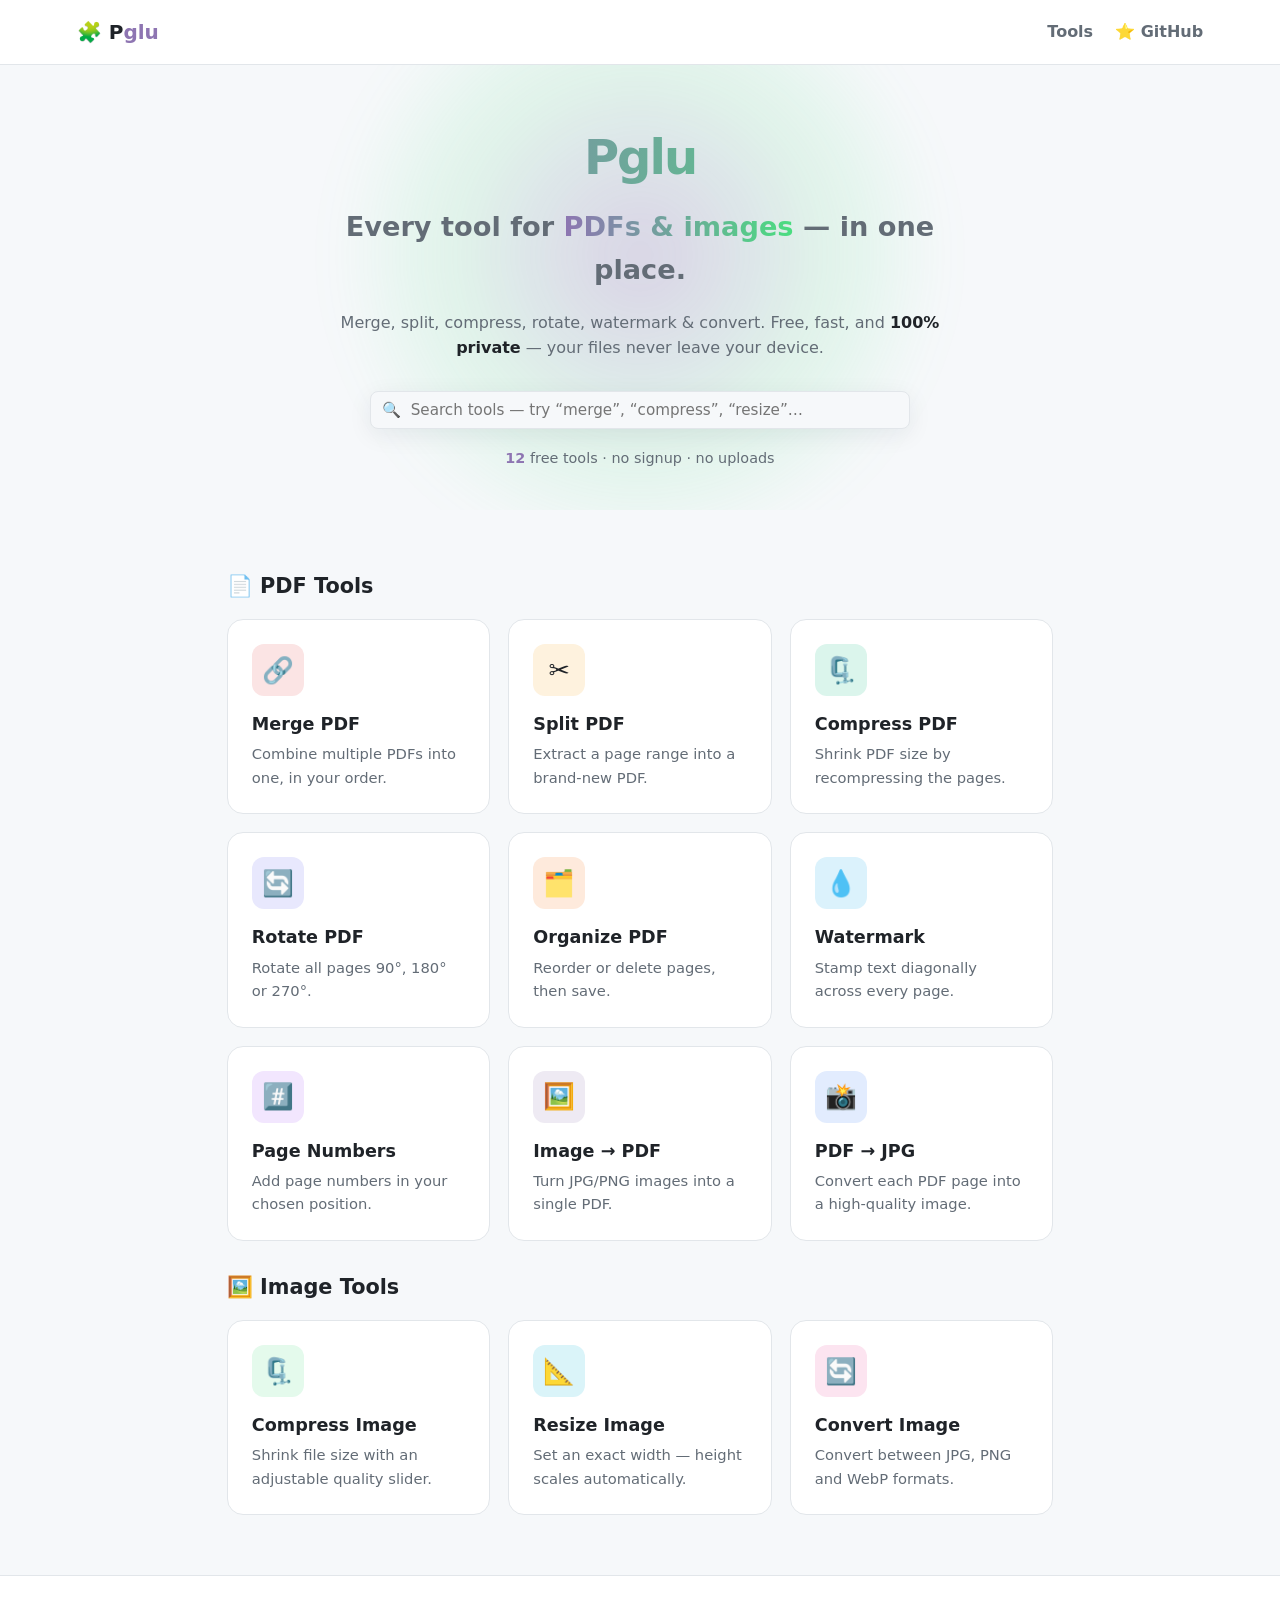
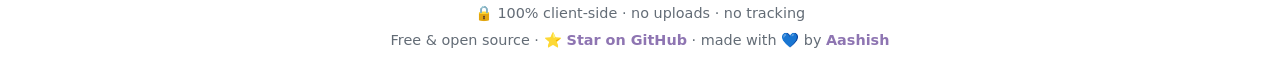
<file: index.html>
<!DOCTYPE html>
<html lang="en">
<head>
  <meta charset="UTF-8" />
  <meta name="viewport" content="width=device-width, initial-scale=1.0" />
  <title>Pglu — Free PDF & Image Tools, 100% in your browser</title>
  <meta name="description" content="Pglu — merge, split, compress & convert PDFs and images. Free, fast, and 100% private. Your files never leave your device." />
  <link rel="stylesheet" href="assets/style.css?v=2" />
</head>
<body>
  <header class="site-header" id="siteHeader">
    <a href="index.html" class="brand">🧩 P<span>glu</span></a>
    <nav class="site-nav">
      <a href="#tools">Tools</a>
      <a href="https://github.com/aashishbharti04/file-toolkit" target="_blank" rel="noopener">⭐ GitHub</a>
    </nav>
  </header>

  <section class="hero">
    <div class="hero-glow"></div>
    <h1 class="wordmark">Pglu</h1>
    <p class="tagline">Every tool for <span class="grad">PDFs &amp; images</span> — in one place.</p>
    <p class="sub">Merge, split, compress, rotate, watermark &amp; convert. Free, fast, and
      <strong>100% private</strong> — your files never leave your device.</p>

    <div class="search-wrap">
      <input id="search" class="search" type="text" placeholder="🔍  Search tools — try “merge”, “compress”, “resize”…" autocomplete="off" />
    </div>
    <p class="count"><span id="count">12</span> free tools · no signup · no uploads</p>
  </section>

  <main id="tools" class="tool-grid-wrap">
    <h2 class="grid-title">📄 PDF Tools</h2>
    <div class="tool-grid">
      <a class="tool-card reveal" href="tools/merge-pdf.html" data-kw="merge combine join">
        <div class="ic" style="--c:#e5484d">🔗</div><h3>Merge PDF</h3><p>Combine multiple PDFs into one, in your order.</p></a>
      <a class="tool-card reveal" href="tools/split-pdf.html" data-kw="split extract separate">
        <div class="ic" style="--c:#f5a524">✂️</div><h3>Split PDF</h3><p>Extract a page range into a brand-new PDF.</p></a>
      <a class="tool-card reveal" href="tools/compress-pdf.html" data-kw="compress shrink reduce size">
        <div class="ic" style="--c:#10b981">🗜️</div><h3>Compress PDF</h3><p>Shrink PDF size by recompressing the pages.</p></a>
      <a class="tool-card reveal" href="tools/rotate-pdf.html" data-kw="rotate turn orientation">
        <div class="ic" style="--c:#6366f1">🔄</div><h3>Rotate PDF</h3><p>Rotate all pages 90°, 180° or 270°.</p></a>
      <a class="tool-card reveal" href="tools/organize-pdf.html" data-kw="organize reorder delete pages arrange">
        <div class="ic" style="--c:#f97316">🗂️</div><h3>Organize PDF</h3><p>Reorder or delete pages, then save.</p></a>
      <a class="tool-card reveal" href="tools/watermark-pdf.html" data-kw="watermark stamp text">
        <div class="ic" style="--c:#0ea5e9">💧</div><h3>Watermark</h3><p>Stamp text diagonally across every page.</p></a>
      <a class="tool-card reveal" href="tools/page-numbers-pdf.html" data-kw="page numbers number pagination">
        <div class="ic" style="--c:#a855f7">#️⃣</div><h3>Page Numbers</h3><p>Add page numbers in your chosen position.</p></a>
      <a class="tool-card reveal" href="tools/image-to-pdf.html" data-kw="image jpg png to pdf convert">
        <div class="ic" style="--c:#8e75b2">🖼️</div><h3>Image → PDF</h3><p>Turn JPG/PNG images into a single PDF.</p></a>
      <a class="tool-card reveal" href="tools/pdf-to-jpg.html" data-kw="pdf to jpg image export extract">
        <div class="ic" style="--c:#3b82f6">📸</div><h3>PDF → JPG</h3><p>Convert each PDF page into a high-quality image.</p></a>
    </div>

    <h2 class="grid-title">🖼️ Image Tools</h2>
    <div class="tool-grid">
      <a class="tool-card reveal" href="tools/compress-image.html" data-kw="compress image shrink reduce">
        <div class="ic" style="--c:#4ade80">🗜️</div><h3>Compress Image</h3><p>Shrink file size with an adjustable quality slider.</p></a>
      <a class="tool-card reveal" href="tools/resize-image.html" data-kw="resize scale width dimensions">
        <div class="ic" style="--c:#06b6d4">📐</div><h3>Resize Image</h3><p>Set an exact width — height scales automatically.</p></a>
      <a class="tool-card reveal" href="tools/convert-image.html" data-kw="convert format jpg png webp">
        <div class="ic" style="--c:#ec4899">🔄</div><h3>Convert Image</h3><p>Convert between JPG, PNG and WebP formats.</p></a>
    </div>

    <p id="noResults" class="no-results hidden">No tools match — try another word. 🔍</p>
  </main>

  <footer class="site-foot">
    <p>🔒 100% client-side · no uploads · no tracking</p>
    <p>Free &amp; open source ·
      <a href="https://github.com/aashishbharti04/file-toolkit" target="_blank" rel="noopener">⭐ Star on GitHub</a>
      · made with 💙 by <a href="https://github.com/aashishbharti04" target="_blank" rel="noopener">Aashish</a>
    </p>
  </footer>

  <script>
    // ===== Live tool search =====
    const search = document.getElementById("search");
    const cards = [...document.querySelectorAll(".tool-card")];
    const noResults = document.getElementById("noResults");
    search.addEventListener("input", () => {
      const q = search.value.trim().toLowerCase();
      let shown = 0;
      cards.forEach((c) => {
        const hay = (c.textContent + " " + (c.dataset.kw || "")).toLowerCase();
        const match = hay.includes(q);
        c.style.display = match ? "" : "none";
        if (match) shown++;
      });
      noResults.classList.toggle("hidden", shown > 0);
      document.querySelectorAll(".grid-title").forEach((t) => {
        const grid = t.nextElementSibling;
        const any = [...grid.children].some((c) => c.style.display !== "none");
        t.style.display = any ? "" : "none";
      });
    });

    // ===== Reveal on scroll =====
    const io = new IntersectionObserver((entries) => {
      entries.forEach((e) => { if (e.isIntersecting) { e.target.classList.add("show"); io.unobserve(e.target); } });
    }, { threshold: 0.12 });
    cards.forEach((c) => io.observe(c));

    // ===== Header shadow on scroll =====
    const header = document.getElementById("siteHeader");
    addEventListener("scroll", () => header.classList.toggle("scrolled", scrollY > 8));
  </script>
</body>
</html>
</file>
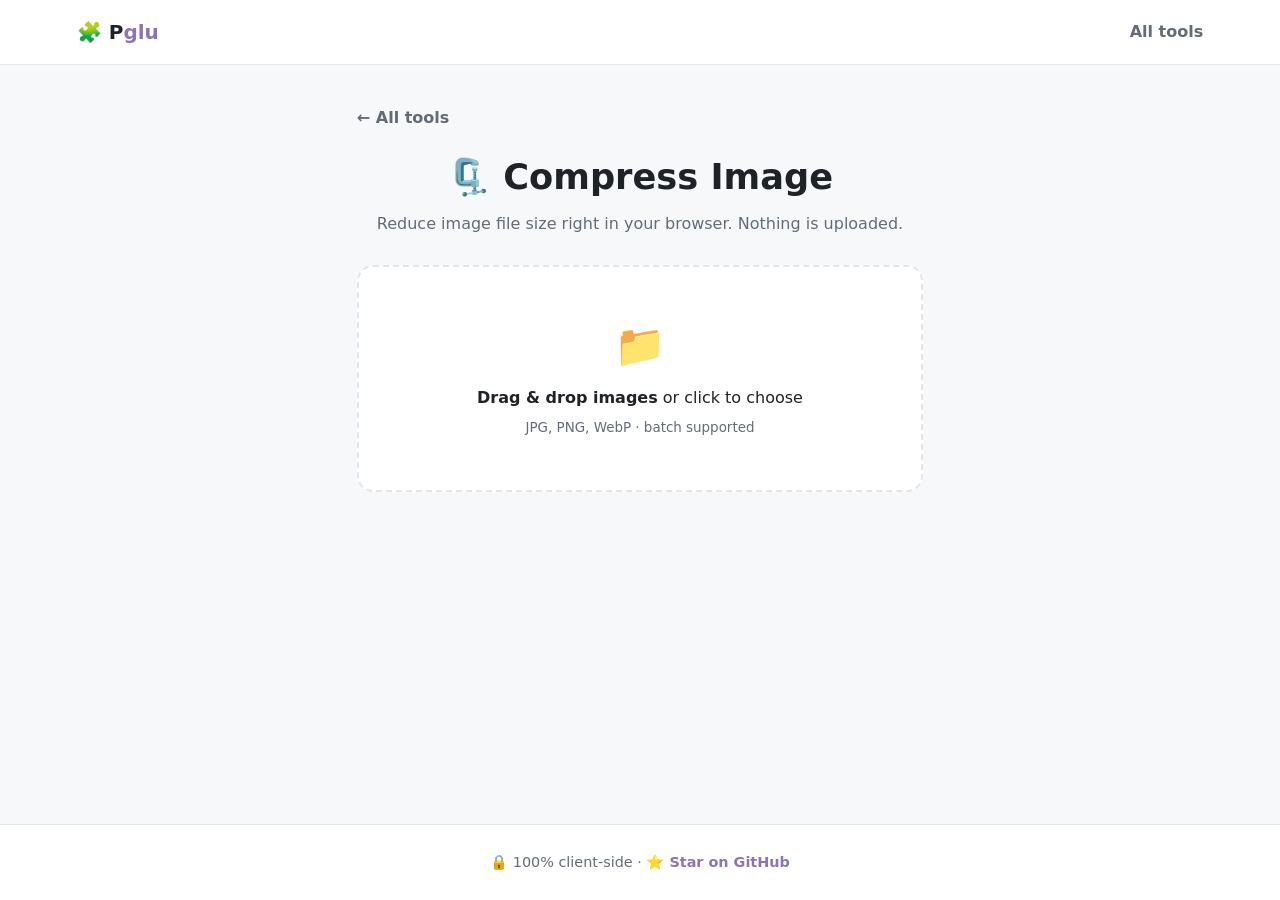
<file: tools/compress-image.html>
<!DOCTYPE html>
<html lang="en">
<head>
  <meta charset="UTF-8" />
  <meta name="viewport" content="width=device-width, initial-scale=1.0" />
  <title>Compress Image — Pglu</title>
  <link rel="stylesheet" href="../assets/style.css?v=2" />
</head>
<body>
  <header class="site-header">
    <a href="../index.html" class="brand">🧩 P<span>glu</span></a>
    <nav class="site-nav"><a href="../index.html">All tools</a></nav>
  </header>

  <main class="tool-main">
    <a href="../index.html" class="back">← All tools</a>
    <div class="tool-head">
      <h1>🗜️ Compress Image</h1>
      <p>Reduce image file size right in your browser. Nothing is uploaded.</p>
    </div>

    <div id="drop" class="drop">
      <div class="ic">📁</div>
      <p><strong>Drag &amp; drop images</strong> or click to choose</p>
      <p class="muted small">JPG, PNG, WebP · batch supported</p>
    </div>
    <input type="file" id="file" accept="image/*" multiple hidden />

    <div id="panel" class="panel hidden">
      <div class="row">
        <label class="field"><span>Quality <b id="qL">80%</b></span>
          <input type="range" id="quality" min="10" max="100" value="80" /></label>
        <label class="field"><span>Max width <b id="wL">1920px</b></span>
          <input type="range" id="maxw" min="320" max="4000" step="80" value="1920" /></label>
      </div>
      <div id="summary" class="result hidden"></div>
      <ul id="list" class="file-list"></ul>
      <div class="row" style="margin-top:16px; justify-content:center;">
        <button id="dlAll" class="btn primary">⬇️ Download all</button>
        <button id="clear" class="btn ghost">Clear</button>
      </div>
    </div>
  </main>

  <footer class="site-foot"><p>🔒 100% client-side · <a href="https://github.com/aashishbharti04/file-toolkit" target="_blank" rel="noopener">⭐ Star on GitHub</a></p></footer>

  <script src="../assets/common.js?v=2"></script>
  <script>
    let queue = [];
    const drop = document.getElementById("drop");
    const file = document.getElementById("file");
    const panel = document.getElementById("panel");
    const list = document.getElementById("list");
    const summary = document.getElementById("summary");
    const quality = document.getElementById("quality");
    const maxw = document.getElementById("maxw");

    quality.addEventListener("input", () => qL.textContent = quality.value + "%");
    maxw.addEventListener("input", () => wL.textContent = maxw.value + "px");
    [quality, maxw].forEach((el) => el.addEventListener("change", run));
    document.getElementById("clear").addEventListener("click", () => { queue = []; list.innerHTML = ""; panel.classList.add("hidden"); });
    document.getElementById("dlAll").addEventListener("click", () =>
      document.querySelectorAll(".dl").forEach((b, i) => setTimeout(() => b.click(), i * 250)));

    setupDrop({ drop, input: file, accept: (f) => f.type.startsWith("image/"),
      onFiles: (files) => { queue.push(...[...files]); run(); } });

    async function run() {
      if (!queue.length) return;
      panel.classList.remove("hidden");
      list.innerHTML = "";
      let tin = 0, tout = 0;
      for (const f of queue) {
        const img = await loadImage(f);
        const canvas = imageToCanvas(img, Number(maxw.value));
        const blob = await canvasToBlob(canvas, "image/jpeg", Number(quality.value) / 100);
        tin += f.size; tout += blob.size;
        list.appendChild(item(f, blob));
      }
      const pct = Math.round((1 - tout / tin) * 100);
      summary.classList.remove("hidden");
      summary.innerHTML = `${queue.length} image(s): ${formatBytes(tin)} → <b>${formatBytes(tout)}</b> · <span class="saved ${pct<0?'up':''}">${pct>=0?'saved '+pct+'%':'grew '+Math.abs(pct)+'%'}</span>`;
    }

    function item(f, blob) {
      const pct = Math.round((1 - blob.size / f.size) * 100);
      const name = f.name.replace(/\.[^.]+$/, "") + "-compressed.jpg";
      const li = document.createElement("li");
      li.innerHTML = `<img src="${URL.createObjectURL(blob)}" alt="">
        <div class="nm">${name}<div class="sz">${formatBytes(f.size)} → ${formatBytes(blob.size)} · <span class="saved ${pct<0?'up':''}">${pct>=0?'−'+pct:'+'+Math.abs(pct)}%</span></div></div>
        <button class="btn dl">⬇️</button>`;
      li.querySelector(".dl").addEventListener("click", () => downloadBlob(blob, name));
      return li;
    }
  </script>
</body>
</html>
</file>
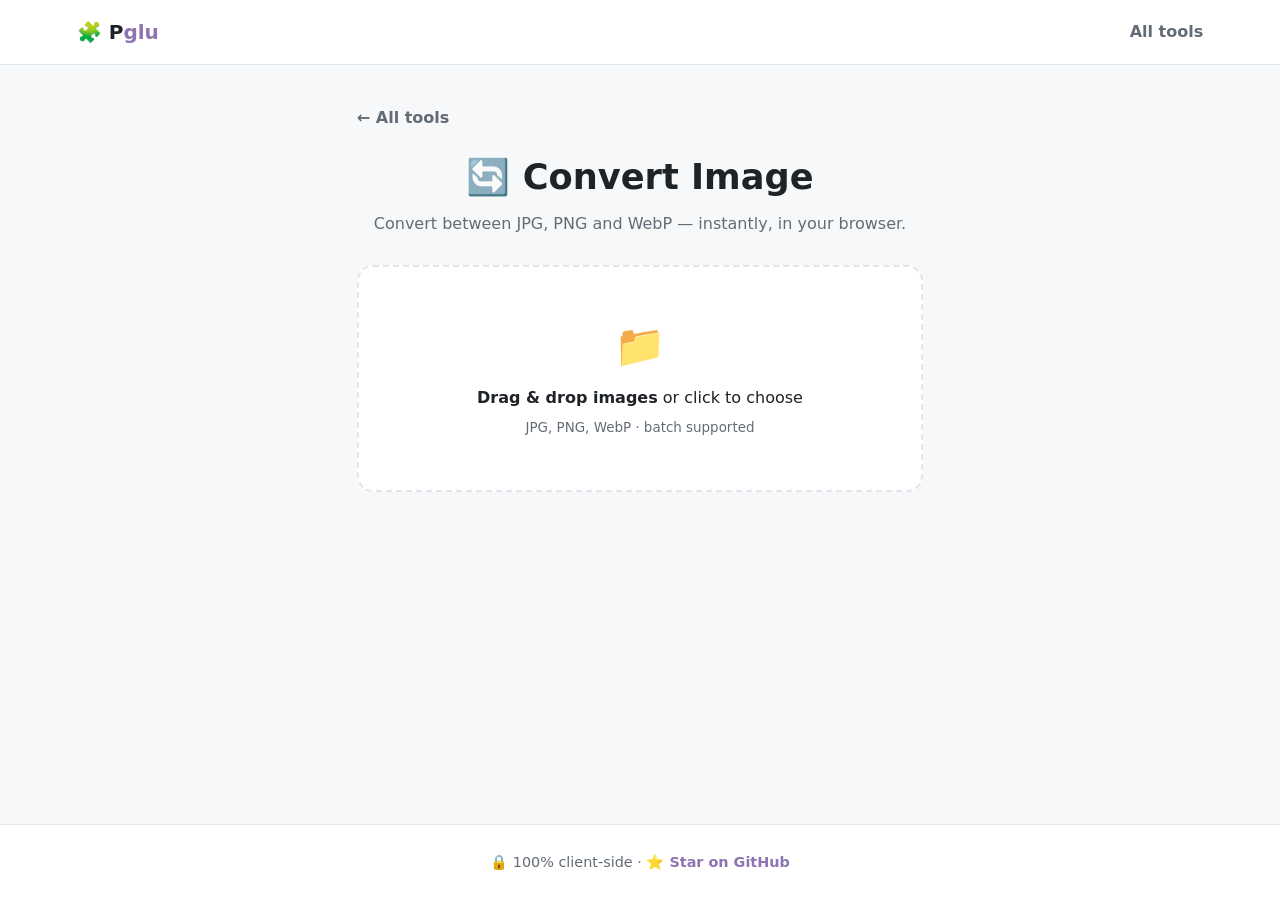
<file: tools/convert-image.html>
<!DOCTYPE html>
<html lang="en">
<head>
  <meta charset="UTF-8" />
  <meta name="viewport" content="width=device-width, initial-scale=1.0" />
  <title>Convert Image — Pglu</title>
  <link rel="stylesheet" href="../assets/style.css?v=2" />
</head>
<body>
  <header class="site-header">
    <a href="../index.html" class="brand">🧩 P<span>glu</span></a>
    <nav class="site-nav"><a href="../index.html">All tools</a></nav>
  </header>

  <main class="tool-main">
    <a href="../index.html" class="back">← All tools</a>
    <div class="tool-head">
      <h1>🔄 Convert Image</h1>
      <p>Convert between JPG, PNG and WebP — instantly, in your browser.</p>
    </div>

    <div id="drop" class="drop">
      <div class="ic">📁</div>
      <p><strong>Drag &amp; drop images</strong> or click to choose</p>
      <p class="muted small">JPG, PNG, WebP · batch supported</p>
    </div>
    <input type="file" id="file" accept="image/*" multiple hidden />

    <div id="panel" class="panel hidden">
      <div class="row">
        <label class="field"><span>Convert to</span>
          <select id="format">
            <option value="image/webp">WebP (.webp) — smallest</option>
            <option value="image/jpeg">JPEG (.jpg)</option>
            <option value="image/png">PNG (.png)</option>
          </select></label>
        <label class="field"><span>Quality <b id="qL">90%</b></span>
          <input type="range" id="quality" min="10" max="100" value="90" /></label>
      </div>
      <ul id="list" class="file-list"></ul>
      <div class="row" style="margin-top:16px; justify-content:center;">
        <button id="dlAll" class="btn primary">⬇️ Download all</button>
        <button id="clear" class="btn ghost">Clear</button>
      </div>
    </div>
  </main>

  <footer class="site-foot"><p>🔒 100% client-side · <a href="https://github.com/aashishbharti04/file-toolkit" target="_blank" rel="noopener">⭐ Star on GitHub</a></p></footer>

  <script src="../assets/common.js?v=2"></script>
  <script>
    let queue = [];
    const drop = document.getElementById("drop");
    const file = document.getElementById("file");
    const panel = document.getElementById("panel");
    const list = document.getElementById("list");
    const format = document.getElementById("format");
    const quality = document.getElementById("quality");

    quality.addEventListener("input", () => qL.textContent = quality.value + "%");
    [format, quality].forEach((el) => el.addEventListener("change", run));
    document.getElementById("clear").addEventListener("click", () => { queue = []; list.innerHTML = ""; panel.classList.add("hidden"); });
    document.getElementById("dlAll").addEventListener("click", () =>
      document.querySelectorAll(".dl").forEach((b, i) => setTimeout(() => b.click(), i * 250)));

    setupDrop({ drop, input: file, accept: (f) => f.type.startsWith("image/"),
      onFiles: (files) => { queue.push(...[...files]); run(); } });

    async function run() {
      if (!queue.length) return;
      panel.classList.remove("hidden");
      list.innerHTML = "";
      const type = format.value;
      for (const f of queue) {
        const img = await loadImage(f);
        const canvas = imageToCanvas(img);
        const blob = await canvasToBlob(canvas, type, Number(quality.value) / 100);
        list.appendChild(item(f, blob, type));
      }
    }

    function item(f, blob, type) {
      const name = f.name.replace(/\.[^.]+$/, "") + "." + extFor(type);
      const li = document.createElement("li");
      li.innerHTML = `<img src="${URL.createObjectURL(blob)}" alt="">
        <div class="nm">${name}<div class="sz">${formatBytes(f.size)} → ${formatBytes(blob.size)}</div></div>
        <button class="btn dl">⬇️</button>`;
      li.querySelector(".dl").addEventListener("click", () => downloadBlob(blob, name));
      return li;
    }
  </script>
</body>
</html>
</file>
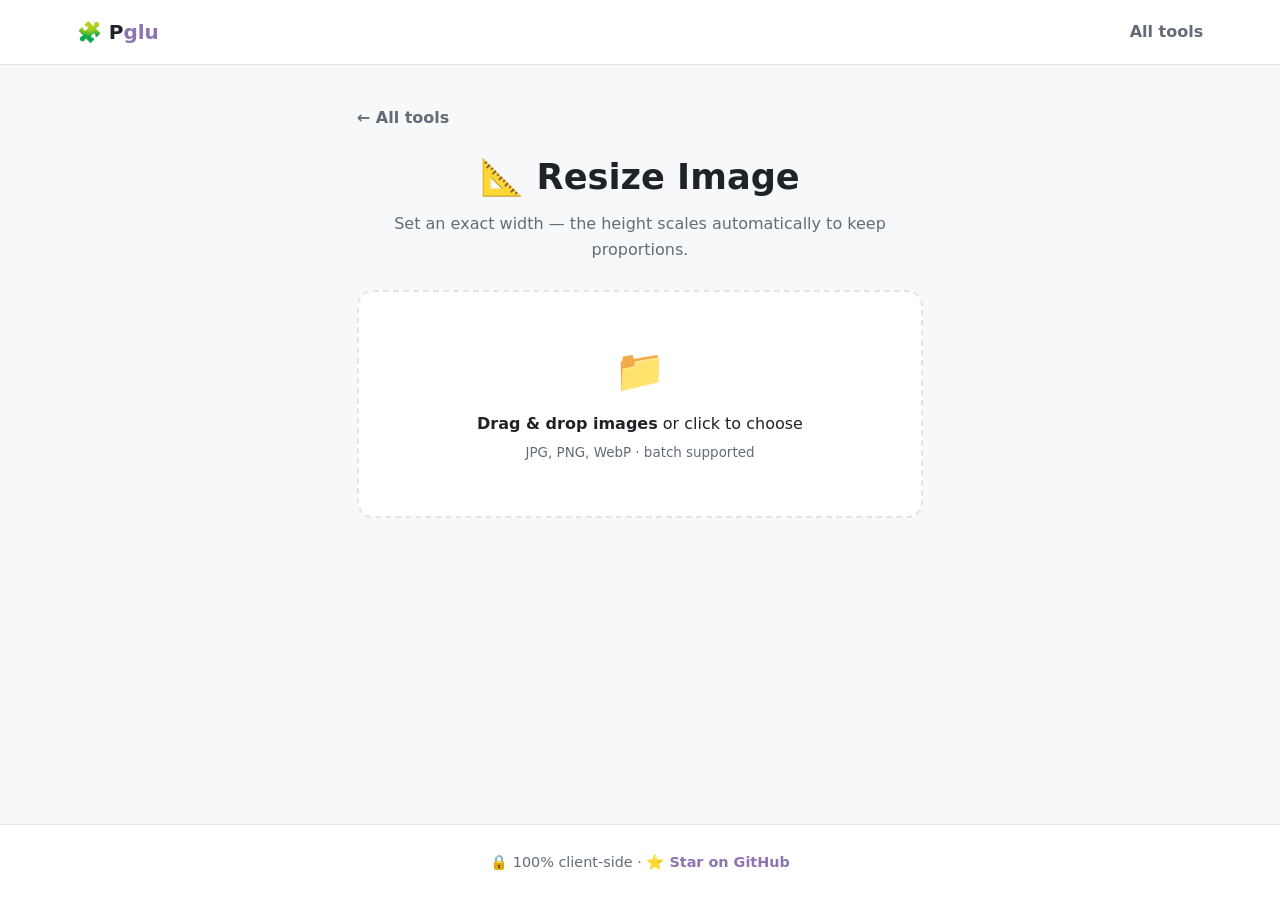
<file: tools/resize-image.html>
<!DOCTYPE html>
<html lang="en">
<head>
  <meta charset="UTF-8" />
  <meta name="viewport" content="width=device-width, initial-scale=1.0" />
  <title>Resize Image — Pglu</title>
  <link rel="stylesheet" href="../assets/style.css?v=2" />
</head>
<body>
  <header class="site-header">
    <a href="../index.html" class="brand">🧩 P<span>glu</span></a>
    <nav class="site-nav"><a href="../index.html">All tools</a></nav>
  </header>

  <main class="tool-main">
    <a href="../index.html" class="back">← All tools</a>
    <div class="tool-head">
      <h1>📐 Resize Image</h1>
      <p>Set an exact width — the height scales automatically to keep proportions.</p>
    </div>

    <div id="drop" class="drop">
      <div class="ic">📁</div>
      <p><strong>Drag &amp; drop images</strong> or click to choose</p>
      <p class="muted small">JPG, PNG, WebP · batch supported</p>
    </div>
    <input type="file" id="file" accept="image/*" multiple hidden />

    <div id="panel" class="panel hidden">
      <div class="row">
        <label class="field"><span>Target width (px)</span>
          <input type="number" id="width" value="1080" min="16" max="8000" /></label>
        <label class="field"><span>Format</span>
          <select id="format">
            <option value="image/jpeg">JPEG (.jpg)</option>
            <option value="image/png">PNG (.png)</option>
            <option value="image/webp">WebP (.webp)</option>
          </select></label>
      </div>
      <ul id="list" class="file-list"></ul>
      <div class="row" style="margin-top:16px; justify-content:center;">
        <button id="dlAll" class="btn primary">⬇️ Download all</button>
        <button id="clear" class="btn ghost">Clear</button>
      </div>
    </div>
  </main>

  <footer class="site-foot"><p>🔒 100% client-side · <a href="https://github.com/aashishbharti04/file-toolkit" target="_blank" rel="noopener">⭐ Star on GitHub</a></p></footer>

  <script src="../assets/common.js?v=2"></script>
  <script>
    let queue = [];
    const drop = document.getElementById("drop");
    const file = document.getElementById("file");
    const panel = document.getElementById("panel");
    const list = document.getElementById("list");
    const width = document.getElementById("width");
    const format = document.getElementById("format");

    [width, format].forEach((el) => el.addEventListener("change", run));
    document.getElementById("clear").addEventListener("click", () => { queue = []; list.innerHTML = ""; panel.classList.add("hidden"); });
    document.getElementById("dlAll").addEventListener("click", () =>
      document.querySelectorAll(".dl").forEach((b, i) => setTimeout(() => b.click(), i * 250)));

    setupDrop({ drop, input: file, accept: (f) => f.type.startsWith("image/"),
      onFiles: (files) => { queue.push(...[...files]); run(); } });

    async function run() {
      if (!queue.length) return;
      panel.classList.remove("hidden");
      list.innerHTML = "";
      const type = format.value;
      for (const f of queue) {
        const img = await loadImage(f);
        const canvas = imageToCanvas(img, Number(width.value));
        const blob = await canvasToBlob(canvas, type, 0.92);
        list.appendChild(item(f, blob, canvas, type));
      }
    }

    function item(f, blob, canvas, type) {
      const name = f.name.replace(/\.[^.]+$/, "") + `-${canvas.width}px.` + extFor(type);
      const li = document.createElement("li");
      li.innerHTML = `<img src="${URL.createObjectURL(blob)}" alt="">
        <div class="nm">${name}<div class="sz">${canvas.width}×${canvas.height} · ${formatBytes(blob.size)}</div></div>
        <button class="btn dl">⬇️</button>`;
      li.querySelector(".dl").addEventListener("click", () => downloadBlob(blob, name));
      return li;
    }
  </script>
</body>
</html>
</file>
<file: assets/style.css>
:root {
  --bg: #f6f8fa;
  --surface: #ffffff;
  --border: #e2e6ea;
  --text: #1f2328;
  --muted: #636c76;
  --accent: #8e75b2;
  --accent-2: #4ade80;
  --radius: 16px;
  --shadow: 0 6px 24px rgba(20, 30, 50, 0.07);
}

* { box-sizing: border-box; margin: 0; padding: 0; }
html { scroll-behavior: smooth; }
body {
  font-family: system-ui, -apple-system, Segoe UI, Roboto, sans-serif;
  background: var(--bg);
  color: var(--text);
  line-height: 1.6;
  min-height: 100vh;
  display: flex;
  flex-direction: column;
}
a { color: inherit; text-decoration: none; }
.grad {
  background: linear-gradient(90deg, var(--accent), var(--accent-2));
  -webkit-background-clip: text; background-clip: text; -webkit-text-fill-color: transparent;
}

/* ===== HEADER ===== */
.site-header {
  display: flex; align-items: center; justify-content: space-between;
  padding: 16px 6vw; background: var(--surface); border-bottom: 1px solid var(--border);
  position: sticky; top: 0; z-index: 20;
}
.brand { font-weight: 800; font-size: 1.25rem; }
.brand span { color: var(--accent); }
.site-nav { display: flex; gap: 22px; }
.site-nav a { color: var(--muted); font-weight: 600; }
.site-nav a:hover { color: var(--text); }

/* ===== HERO ===== */
.hero { text-align: center; padding: 70px 6vw 40px; max-width: 820px; margin: 0 auto; }
.hero h1 { font-size: clamp(1.9rem, 5vw, 3rem); line-height: 1.2; }
.hero p { color: var(--muted); margin: 18px auto 0; max-width: 620px; }
.hero strong { color: var(--text); }

/* ===== BUTTONS ===== */
.btn {
  display: inline-block; border: 1px solid var(--border); background: var(--surface);
  color: var(--text); padding: 12px 22px; border-radius: 10px; font-weight: 700; cursor: pointer;
  transition: transform 0.1s, box-shadow 0.2s; font-size: 1rem;
}
.btn:hover { transform: translateY(-2px); }
.btn.primary { background: linear-gradient(135deg, var(--accent), var(--accent-2)); border: none; color: #fff; box-shadow: var(--shadow); }
.btn.big { padding: 14px 30px; margin-top: 26px; }
.btn.ghost { background: transparent; color: var(--muted); }
.btn:disabled { opacity: 0.5; cursor: not-allowed; transform: none; }

/* ===== TOOL GRID (home) ===== */
.tool-grid-wrap { max-width: 980px; margin: 0 auto; padding: 30px 6vw 60px; width: 100%; }
.grid-title { margin: 30px 0 16px; font-size: 1.3rem; }
.tool-grid { display: grid; grid-template-columns: repeat(auto-fit, minmax(210px, 1fr)); gap: 18px; }
.tool-card {
  background: var(--surface); border: 1px solid var(--border); border-radius: var(--radius);
  padding: 24px; transition: transform 0.15s, box-shadow 0.2s, border-color 0.2s;
}
.tool-card:hover { transform: translateY(-5px); box-shadow: var(--shadow); border-color: color-mix(in srgb, var(--c) 50%, var(--border)); }
.tool-card .ic {
  width: 52px; height: 52px; border-radius: 12px; display: grid; place-items: center;
  font-size: 1.6rem; margin-bottom: 14px; background: color-mix(in srgb, var(--c) 15%, white);
}
.tool-card h3 { font-size: 1.1rem; }
.tool-card p { color: var(--muted); font-size: 0.92rem; margin-top: 4px; }

/* ===== TOOL PAGE ===== */
.tool-main { max-width: 720px; margin: 0 auto; padding: 40px 6vw 60px; width: 100%; }
.back { color: var(--muted); font-weight: 600; display: inline-block; margin-bottom: 18px; }
.tool-head { text-align: center; margin-bottom: 28px; }
.tool-head h1 { font-size: clamp(1.6rem, 4vw, 2.2rem); }
.tool-head p { color: var(--muted); margin-top: 6px; }

.drop {
  border: 2px dashed var(--border); border-radius: var(--radius); background: var(--surface);
  padding: 46px 20px; text-align: center; transition: border-color 0.2s, background 0.2s; cursor: pointer;
}
.drop.dragover { border-color: var(--accent-2); background: rgba(74, 222, 128, 0.07); }
.drop .ic { font-size: 2.6rem; }
.drop p { margin: 6px 0; }
.muted { color: var(--muted); }
.small { font-size: 0.84rem; }

.panel {
  background: var(--surface); border: 1px solid var(--border); border-radius: var(--radius);
  padding: 20px; margin-top: 20px;
}
.row { display: flex; align-items: center; gap: 12px; flex-wrap: wrap; }
.row + .row { margin-top: 14px; }
.field { display: flex; flex-direction: column; gap: 6px; flex: 1; min-width: 160px; font-size: 0.9rem; }
.field span { color: var(--muted); display: flex; justify-content: space-between; }
.field b { color: var(--accent); }
input[type="range"] { accent-color: var(--accent); }
input[type="number"], select, input[type="text"] {
  background: var(--bg); color: var(--text); border: 1px solid var(--border);
  border-radius: 8px; padding: 9px 11px; font-size: 0.95rem; font-family: inherit;
}

.file-list { list-style: none; margin-top: 16px; display: flex; flex-direction: column; gap: 10px; }
.file-list li {
  display: flex; align-items: center; gap: 12px; background: var(--bg);
  border: 1px solid var(--border); border-radius: 10px; padding: 10px 14px;
}
.file-list li img { width: 44px; height: 44px; object-fit: cover; border-radius: 6px; }
.file-list .nm { flex: 1; word-break: break-all; font-size: 0.92rem; }
.file-list .sz { color: var(--muted); font-size: 0.85rem; }
.file-list .rm { cursor: pointer; color: var(--muted); border: none; background: none; font-size: 1.1rem; }

.result {
  margin-top: 20px; padding: 18px; border-radius: var(--radius);
  background: color-mix(in srgb, var(--accent-2) 12%, white); border: 1px solid color-mix(in srgb, var(--accent-2) 40%, var(--border));
  text-align: center;
}
.result.hidden { display: none; }
.result b { color: #0b7a3b; }

.saved { color: #0b7a3b; font-weight: 700; }
.saved.up { color: #b45309; }

.hidden { display: none; }

/* ===== FOOTER ===== */
.site-foot { margin-top: auto; text-align: center; padding: 26px; color: var(--muted); border-top: 1px solid var(--border); background: var(--surface); font-size: 0.9rem; }
.site-foot a { color: var(--accent); font-weight: 600; }
.site-foot p + p { margin-top: 4px; }

@media (max-width: 560px) { .field { min-width: 100%; } }

/* ===== PGLUE BRAND + ADVANCED UX ===== */
.site-header { transition: box-shadow 0.25s, background 0.25s; }
.site-header.scrolled { box-shadow: 0 4px 20px rgba(20, 30, 50, 0.08); }

.hero { position: relative; overflow: hidden; padding-top: 64px; }
.hero-glow {
  position: absolute; top: -120px; left: 50%; transform: translateX(-50%);
  width: 620px; height: 620px; pointer-events: none; z-index: 0;
  background: radial-gradient(circle, rgba(142,117,178,0.28), rgba(74,222,128,0.12) 45%, transparent 70%);
  filter: blur(20px);
}
/* keep the glow absolute; only lift the real content above it */
.hero > *:not(.hero-glow) { position: relative; z-index: 1; }

/* Big Pglue wordmark */
.wordmark {
  font-size: clamp(4rem, 16vw, 9rem);
  font-weight: 900;
  letter-spacing: -2px;
  line-height: 1;
  margin-bottom: 10px;
  background: linear-gradient(100deg, #8e75b2, #4ade80, #06b6d4, #8e75b2);
  background-size: 300% 100%;
  -webkit-background-clip: text; background-clip: text; -webkit-text-fill-color: transparent;
  animation: shimmer 6s ease-in-out infinite;
}
@keyframes shimmer { 0%,100% { background-position: 0% 50%; } 50% { background-position: 100% 50%; } }

.tagline { font-size: clamp(1.2rem, 3.5vw, 1.7rem); font-weight: 700; color: var(--text); }
.sub { color: var(--muted); max-width: 580px; margin: 14px auto 0; }
.sub strong { color: var(--text); }

/* Search */
.search-wrap { margin: 30px auto 10px; max-width: 540px; }
.search {
  width: 100%; padding: 16px 20px; font-size: 1.05rem; border-radius: 999px;
  border: 1px solid var(--border); background: var(--surface); color: var(--text);
  box-shadow: var(--shadow); transition: border-color 0.2s, box-shadow 0.2s;
}
.search:focus { outline: none; border-color: var(--accent); box-shadow: 0 0 0 4px rgba(142,117,178,0.15); }
.count { color: var(--muted); font-size: 0.9rem; margin-top: 4px; }
.count span { color: var(--accent); font-weight: 700; }

.no-results { text-align: center; color: var(--muted); padding: 30px; font-size: 1.05rem; }

/* Reveal-on-scroll for tool cards */
.reveal { opacity: 0; transform: translateY(22px); transition: opacity 0.5s ease, transform 0.5s ease; }
.reveal.show { opacity: 1; transform: none; }
@media (prefers-reduced-motion: reduce) {
  .reveal { opacity: 1; transform: none; transition: none; }
  .wordmark { animation: none; }
}
</file>
